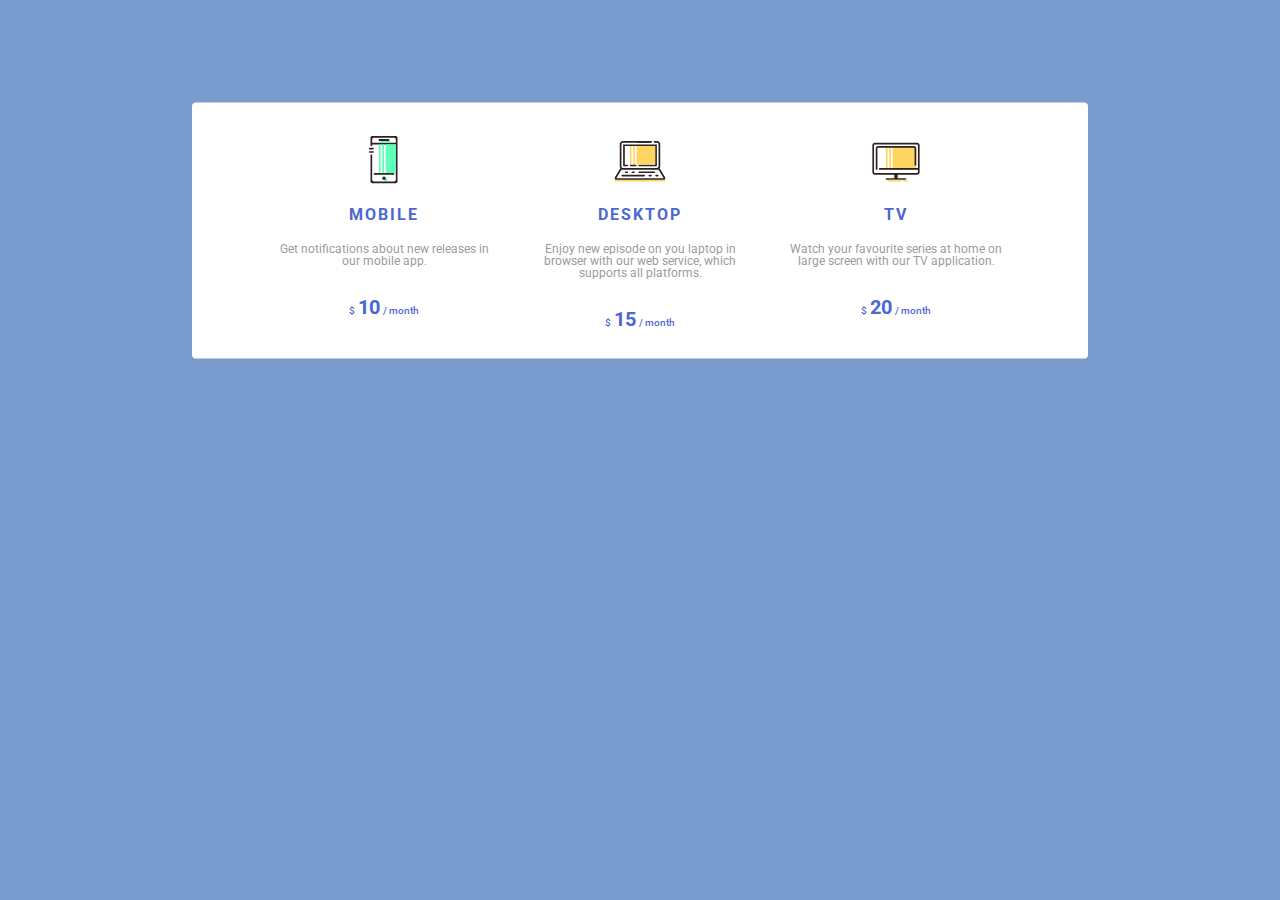
<file: Markup/Assets 1/index.html>
<!DOCTYPE html>
<html lang="en">
	<head>
		<meta charset="UTF-8" />
		<meta name="viewport" content="width=device-width, initial-scale=1.0" />
		<meta http-equiv="X-UA-Compatible" content="ie=edge" />
		<title>Loop 1 - Step 1</title>
		<link
			href="https://fonts.googleapis.com/css?family=Roboto:400,500,700"
			rel="stylesheet"
		/>
		<link rel="stylesheet" href="./styles.css" />
		<link rel="stylesheet" href="./reset.css" />
	</head>
	<body>
		<!--
    Welcome to your first asset!

    You could've noticed there is a link to Roboto font in the head.
    You can use it in css by typing font-family: Roboto, sans-serif;
    and you can customize it by using font-weight (400, 500 etc. - numbers in the link tag)

    Good luck and have fun!
  -->
		<div class="main-container">
			<div class="card">
				<div class="device">
					<img src="img/device.svg" alt="phone" />
					<h2>MOBILE</h2>
					<p class="description">
						Get notifications about new releases in our mobile app.
					</p>
					<p class="price">
						<span class="small">$</span>
						<span class="large">10</span>
						<span class="small">/ month</span>
					</p>
				</div>
				<div class="device">
					<img src="img/laptop.svg" alt="laptop" />
					<h2>DESKTOP</h2>
					<p class="description">
						Enjoy new episode on you laptop in browser with our web
						service, which supports all platforms.
					</p>
					<p class="price">
						<span class="small">$</span>
						<span class="large">15</span>
						<span class="small">/ month</span>
					</p>
				</div>
				<div class="device">
					<img src="img/monitor.svg" alt="tv" />
					<h2>TV</h2>
					<p class="description">
						Watch your favourite series at home on large screen with
						our TV application.
					</p>
					<p class="price">
						<span class="small">$</span>
						<span class="large">20</span>
						<span class="small">/ month</span>
					</p>
				</div>
			</div>
		</div>
	</body>
</html>
</file>
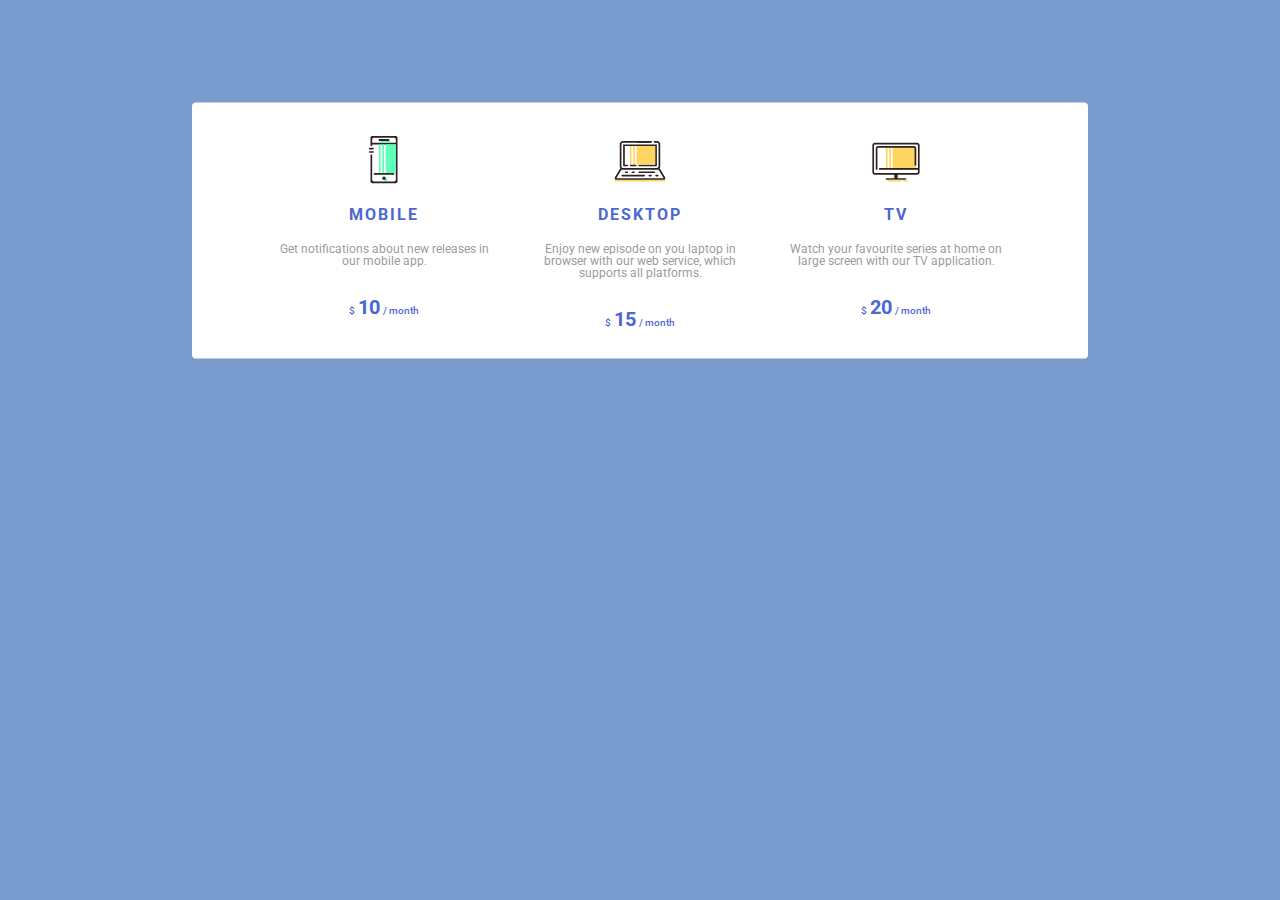
<file: Markup/Loop 1 - Step 1/index.html>
<!DOCTYPE html>
<html lang="en">
	<head>
		<meta charset="UTF-8" />
		<meta name="viewport" content="width=device-width, initial-scale=1.0" />
		<meta http-equiv="X-UA-Compatible" content="ie=edge" />
		<title>Loop 1 - Step 1</title>
		<link
			href="https://fonts.googleapis.com/css?family=Roboto:400,500,700"
			rel="stylesheet"
		/>
		<link rel="stylesheet" href="./styles.css" />
		<link rel="stylesheet" href="../reset.css" />
	</head>
	<body>
		<div class="main-container">
			<div class="card">
				<div class="device">
					<img src="img/device.svg" alt="phone" />
					<h2>MOBILE</h2>
					<p class="description">
						Get notifications about new releases in our mobile app.
					</p>
					<p class="price">
						<span class="small">$</span>
						<span class="large">10</span>
						<span class="small">/ month</span>
					</p>
				</div>
				<div class="device">
					<img src="img/laptop.svg" alt="laptop" />
					<h2>DESKTOP</h2>
					<p class="description">
						Enjoy new episode on you laptop in browser with our web
						service, which supports all platforms.
					</p>
					<p class="price">
						<span class="small">$</span>
						<span class="large">15</span>
						<span class="small">/ month</span>
					</p>
				</div>
				<div class="device">
					<img src="img/monitor.svg" alt="tv" />
					<h2>TV</h2>
					<p class="description">
						Watch your favourite series at home on large screen with
						our TV application.
					</p>
					<p class="price">
						<span class="small">$</span>
						<span class="large">20</span>
						<span class="small">/ month</span>
					</p>
				</div>
			</div>
		</div>
	</body>
</html>
</file>
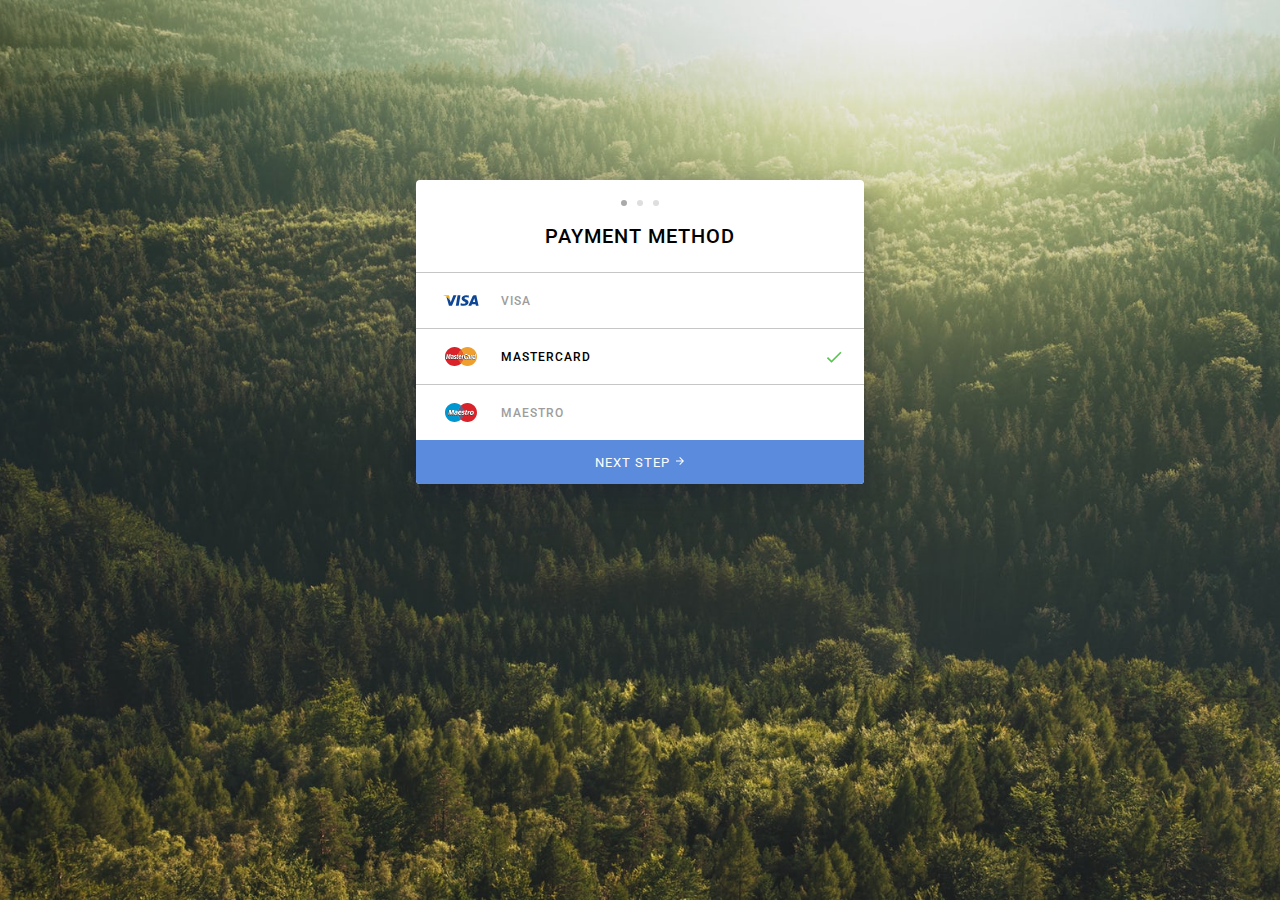
<file: Markup/Loop 1 - Step 2/index.html>
<!DOCTYPE html>
<html lang="en">
	<head>
		<meta charset="UTF-8" />
		<meta name="viewport" content="width=device-width, initial-scale=1.0" />
		<meta http-equiv="X-UA-Compatible" content="ie=edge" />
		<title>Loop 1 - Step 2</title>
		<link
			href="https://fonts.googleapis.com/css?family=Roboto:400,500,700"
			rel="stylesheet"
		/>
		<link rel="stylesheet" href="./styles.css" />
		<link rel="stylesheet" href="../reset.css" />
	</head>
	<body>
		<div class="container">
			<div class="card">
				<div class="header">
					<div class="dot_container">
						<div class="dot dot_active"></div>
						<div class="dot"></div>
						<div class="dot"></div>
					</div>
					<h1>Payment Method</h1>
				</div>
				<div class="option">
					<img src="img/visa.svg" alt="visa" />
					<span>Visa</span>
				</div>
				<div class="option option_active">
					<img src="img/mastercard.svg" alt="mastercard" />
					<span class="select">Mastercard</span>
				</div>
				<div class="option">
					<img src="img/maestro.svg" alt="maestro" />
					<span>Maestro</span>
				</div>
				<a class="button" href="#">
					<span class="next">Next step </span>
					<img src="img/arrow.svg" alt="arrow" />
				</a>
			</div>
		</div>
	</body>
</html>
</file>
<file: Markup/Assets 1/styles.css>
.main-container {
	background-color: rgb(121, 155, 206);
	font-family: 'Roboto', 'sans-serif';
	font-size: 12px;
	width: 100%;
	height: 100vh;
}

.card {
	background-color: white;
	border-radius: 4px;
	width: 60%;
	margin: auto;
	transform: translateY(40%);
	display: flex;
	padding-top: 20px;
	padding-bottom: 20px;
	padding-left: 5%;
	padding-right: 5%;
}

.device {
	display: flex;
	flex-direction: column;
	align-items: center;
	width: 33.33%;
	text-align: center;
	padding: 10px 2.5% 10px 2.5%;
}

.device:hover {
	background-color: rgb(246, 246, 246);
	border-radius: 4px;
}

.device img {
	width: 25%;
}

.device h2 {
	color: rgb(76, 103, 209);
	font-size: 16px;
	font-weight: 700;
	margin-top: 20px;
	letter-spacing: 2px;
}

.description {
	margin-top: 20px;
	color: rgb(156, 156, 156);
}

.price {
	color: rgb(76, 103, 209);
	font-weight: 700;
	margin-top: 30px;
}

.large {
	font-size: 20px;
}

.small {
	font-size: 10px;
	font-weight: 500;
}
</file>
<file: Markup/Loop 1 - Step 1/styles.css>
.main-container {
	background-color: rgb(121, 155, 206);
	font-family: 'Roboto', 'sans-serif';
	font-size: 12px;
	width: 100%;
	height: 100vh;
}

.card {
	background-color: white;
	border-radius: 4px;
	width: 60%;
	margin: auto;
	transform: translateY(40%);
	display: flex;
	padding-top: 20px;
	padding-bottom: 20px;
	padding-left: 5%;
	padding-right: 5%;
}

.device {
	display: flex;
	flex-direction: column;
	align-items: center;
	width: 33.33%;
	text-align: center;
	padding: 10px 2.5% 10px 2.5%;
}

.device:hover {
	background-color: rgb(246, 246, 246);
	border-radius: 4px;
}

.device img {
	width: 25%;
}

.device h2 {
	color: rgb(76, 103, 209);
	font-size: 16px;
	font-weight: 700;
	margin-top: 20px;
	letter-spacing: 2px;
}

.description {
	margin-top: 20px;
	color: rgb(156, 156, 156);
}

.price {
	color: rgb(76, 103, 209);
	font-weight: 700;
	margin-top: 30px;
}

.large {
	font-size: 20px;
}

.small {
	font-size: 10px;
	font-weight: 500;
}
</file>
<file: Markup/Loop 1 - Step 2/styles.css>
body {
	background: #2f2f2f url('./img/background.jpg') 50%;
	background-size: cover;
	width: 100%;
	height: 100vh;
}

.card {
	background-color: white;
	font-size: 13px;
	font-family: Roboto, sans-serif;
	width: 35%;
	margin: auto;
	transform: translateY(20vh);
	border-radius: 4px;
	box-shadow: 0 22px 50px rgba(14, 21, 47, 0.2),
		0 8px 20px rgba(14, 21, 47, 0.2);
	overflow: hidden;
}

.header {
	padding: 20px 20px 10px;
	text-align: center;
}

.dot_container {
	font-size: 10px;
	line-height: 100%;
	letter-spacing: 4px;
	color: rgb(157, 157, 157);
}

.dot {
	width: 6px;
	height: 6px;
	border-radius: 50%;
	background: #dedede;
	display: inline-block;
	vertical-align: top;
	margin: 0 2px;
}

.dot_active {
	background: #aaa;
}

.card h1 {
	font-size: 20px;
	font-weight: 500;
	letter-spacing: 1px;
	text-transform: uppercase;
	margin: 16px;
}

.option {
	display: flex;
	align-items: center;
	justify-content: start;
	border-top: 1px solid rgb(198, 198, 198);
	padding: 15px 10px 15px 15px;
	cursor: pointer;
}

.option_active::after {
	content: '';
	background: url('./img/check.svg');
	width: 20px;
	height: 20px;
	background-size: contain;
	margin-right: 10px;
}

.option:hover {
	background-color: rgb(244, 244, 244);
}

.option img {
	width: 40px;
	margin-left: 10px;
	margin-right: 20px;
}

.option span {
	font-size: 12px;
	color: rgb(157, 157, 157);
	font-weight: 500;
	flex-grow: 1;
	letter-spacing: 1px;
	text-transform: uppercase;
}

#check {
	width: 15px;
	justify-self: end;
	margin-left: 30%;
}

.select {
	color: black !important;
}

.button {
	background-color: #5a8bdd;
	display: block;
	color: white;
	text-decoration: none;
	text-align: center;
	padding: 15px;
}

.button:hover {
	background: #558ef3;
}

.next {
	text-transform: uppercase;
	letter-spacing: 1px;
}

.button img {
	width: 12px;
}
</file>
